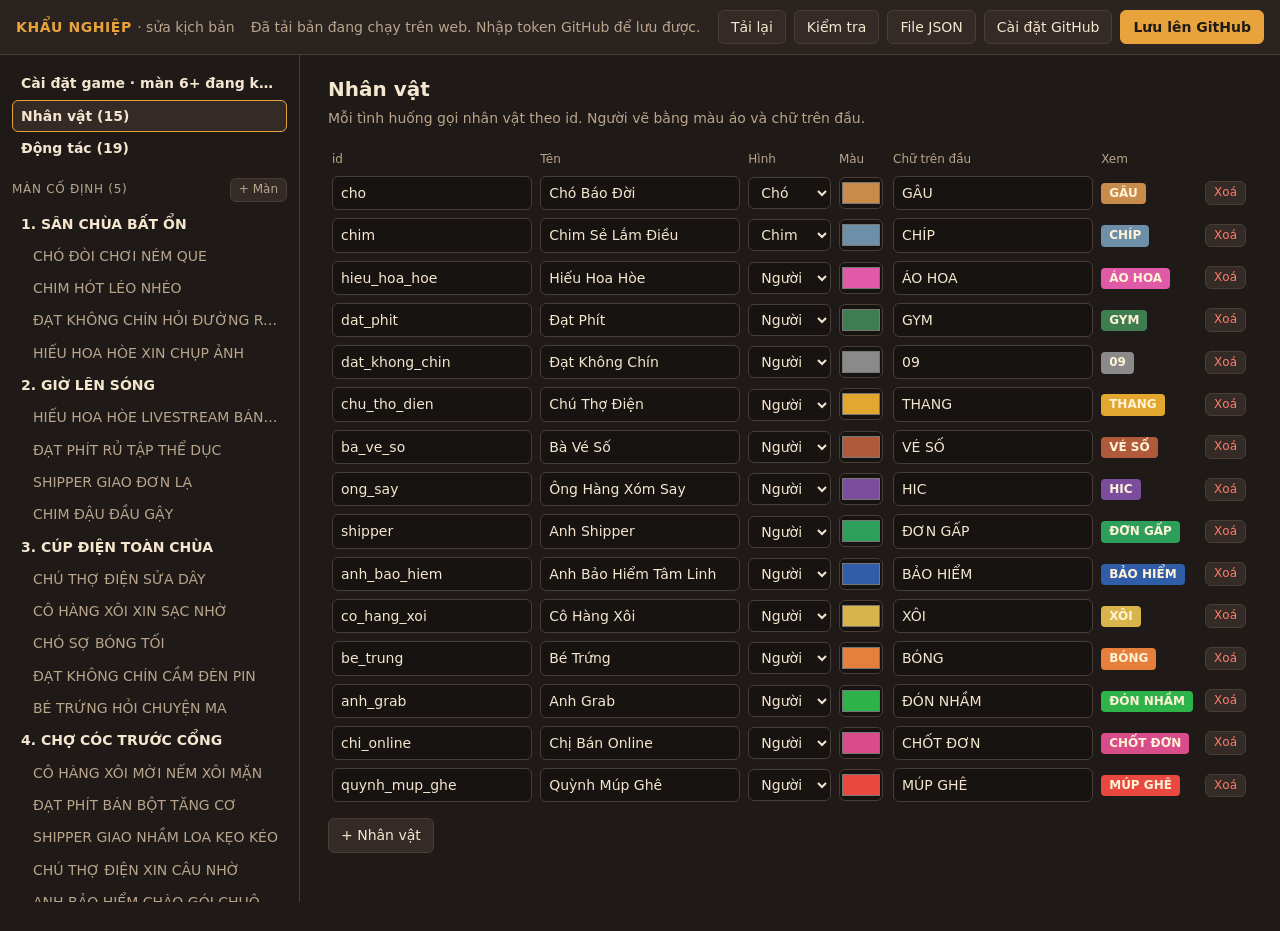
<file: index.html>
<!doctype html>
<html lang="vi">
<head>
  <meta charset="utf-8">
  <meta name="viewport" content="width=device-width, initial-scale=1">
  <meta name="robots" content="noindex">
  <title>Khẩu Nghiệp · Sửa kịch bản</title>
  <link rel="stylesheet" href="editor.css">
</head>
<body>
  <header class="topbar">
    <div class="brand">KHẨU NGHIỆP <span>· sửa kịch bản</span></div>
    <div class="status" id="status">Đang tải…</div>
    <div class="actions">
      <button id="btn-reload" title="Tải lại kịch bản mới nhất">Tải lại</button>
      <button id="btn-validate">Kiểm tra</button>
      <a class="button" href="import.html" title="Tải file JSON lên hoặc tải kịch bản về máy">File JSON</a>
      <button id="btn-settings">Cài đặt GitHub</button>
      <button id="btn-save" class="primary">Lưu lên GitHub</button>
    </div>
  </header>

  <main class="layout">
    <nav class="sidebar" id="sidebar"></nav>
    <section class="editor" id="editor"></section>
  </main>

  <dialog id="settings">
    <form method="dialog" class="settings-form">
      <h2>Cài đặt GitHub</h2>
      <p class="hint">Token chỉ lưu trong trình duyệt này. Dùng fine-grained token, chỉ cấp quyền <b>Contents: Read and write</b> cho repo kịch bản.</p>
      <label>Chủ repo <input name="owner" required></label>
      <label>Tên repo <input name="repo" required></label>
      <label>Nhánh <input name="branch" required></label>
      <label>Token <input name="token" type="password" autocomplete="off" placeholder="github_pat_…"></label>
      <div class="row">
        <button value="cancel" formnovalidate>Huỷ</button>
        <button value="clear" formnovalidate>Xoá token</button>
        <button value="save" class="primary">Lưu</button>
      </div>
    </form>
  </dialog>

  <dialog id="report">
    <form method="dialog">
      <h2 id="report-title">Kết quả kiểm tra</h2>
      <ul id="report-list"></ul>
      <div class="row"><button class="primary">Đóng</button></div>
    </form>
  </dialog>

  <script src="common.js"></script>
  <script src="editor.js"></script>
</body>
</html>
</file>
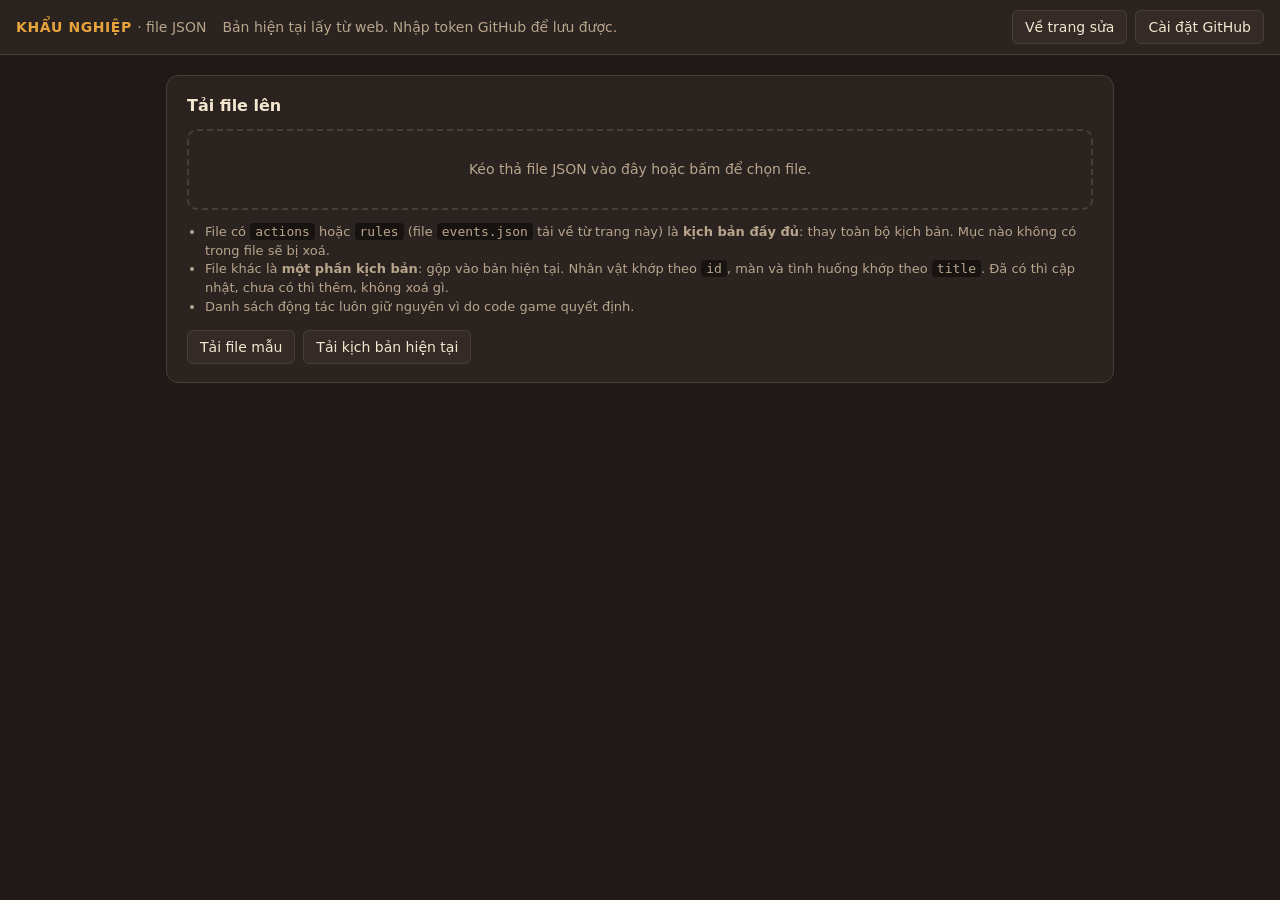
<file: import.html>
<!doctype html>
<html lang="vi">
<head>
  <meta charset="utf-8">
  <meta name="viewport" content="width=device-width, initial-scale=1">
  <meta name="robots" content="noindex">
  <title>Khẩu Nghiệp · File JSON</title>
  <link rel="stylesheet" href="editor.css">
</head>
<body>
  <header class="topbar">
    <div class="brand">KHẨU NGHIỆP <span>· file JSON</span></div>
    <div class="status" id="status">Đang tải…</div>
    <div class="actions">
      <a class="button" href="index.html">Về trang sửa</a>
      <button id="btn-settings">Cài đặt GitHub</button>
    </div>
  </header>

  <main class="page">
    <section class="card">
      <h2>Tải file lên</h2>
      <label class="dropzone" id="dropzone">
        <input id="file" type="file" accept=".json,application/json" hidden>
        Kéo thả file JSON vào đây hoặc bấm để chọn file.
      </label>
      <ul class="hint">
        <li>File có <code>actions</code> hoặc <code>rules</code> (file <code>events.json</code> tải về từ trang này) là <b>kịch bản đầy đủ</b>: thay toàn bộ kịch bản. Mục nào không có trong file sẽ bị xoá.</li>
        <li>File khác là <b>một phần kịch bản</b>: gộp vào bản hiện tại. Nhân vật khớp theo <code>id</code>, màn và tình huống khớp theo <code>title</code>. Đã có thì cập nhật, chưa có thì thêm, không xoá gì.</li>
        <li>Danh sách động tác luôn giữ nguyên vì do code game quyết định.</li>
      </ul>
      <div class="toolbar">
        <a class="button" href="mau-import.json" download>Tải file mẫu</a>
        <button id="btn-current">Tải kịch bản hiện tại</button>
      </div>
    </section>

    <section class="card" id="result" hidden>
      <h2 id="result-title">Kết quả</h2>
      <p id="summary"></p>
      <ul id="problems" class="problems"></ul>
      <table class="changes">
        <thead><tr><th>Loại</th><th>Tên</th><th>Vị trí</th><th>Thay đổi</th></tr></thead>
        <tbody id="changes"></tbody>
      </table>
      <div class="toolbar">
        <button id="btn-apply" class="primary">Lưu lên GitHub</button>
        <button id="btn-download">Tải file kết quả</button>
      </div>
    </section>
  </main>

  <dialog id="settings">
    <form method="dialog" class="settings-form">
      <h2>Cài đặt GitHub</h2>
      <p class="hint">Token chỉ lưu trong trình duyệt này. Dùng fine-grained token, chỉ cấp quyền <b>Contents: Read and write</b> cho repo kịch bản.</p>
      <label>Chủ repo <input name="owner" required></label>
      <label>Tên repo <input name="repo" required></label>
      <label>Nhánh <input name="branch" required></label>
      <label>Token <input name="token" type="password" autocomplete="off" placeholder="github_pat_…"></label>
      <div class="row">
        <button value="cancel" formnovalidate>Huỷ</button>
        <button value="clear" formnovalidate>Xoá token</button>
        <button value="save" class="primary">Lưu</button>
      </div>
    </form>
  </dialog>

  <script src="common.js"></script>
  <script src="import.js"></script>
</body>
</html>
</file>
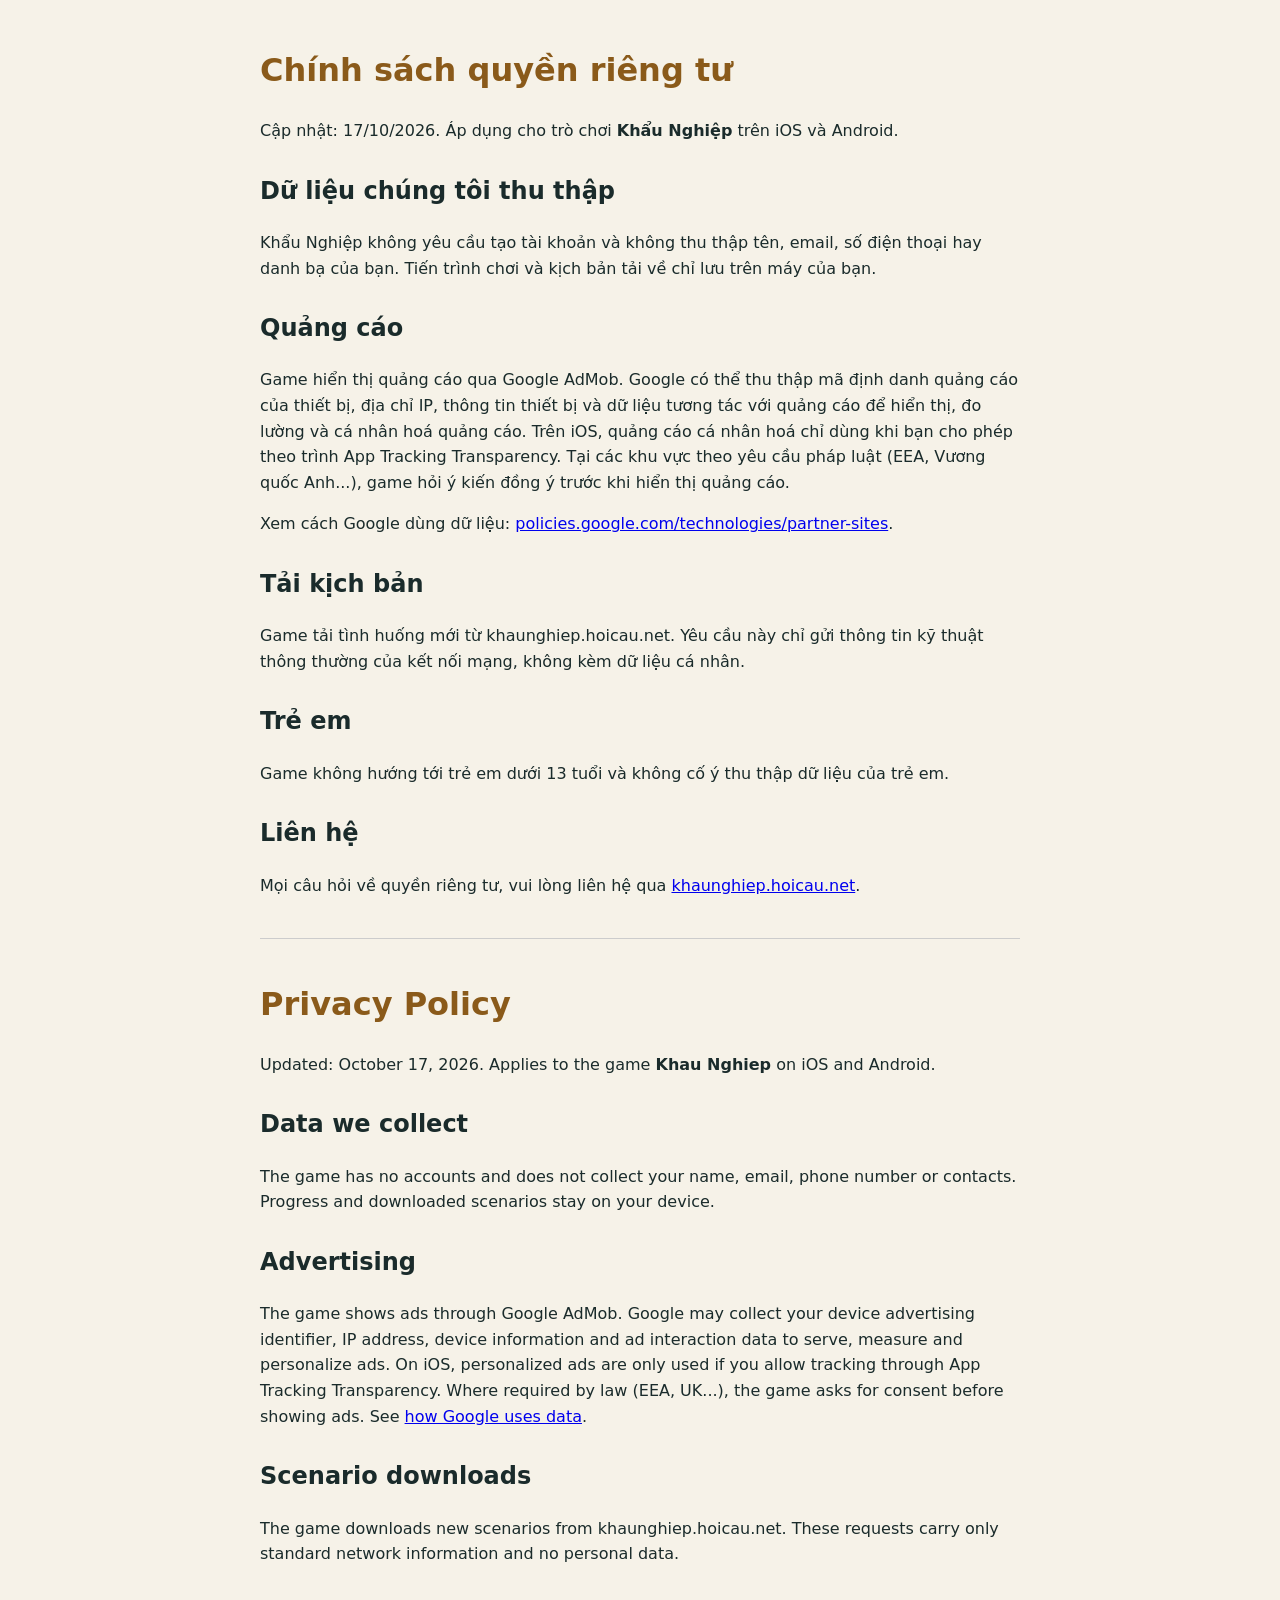
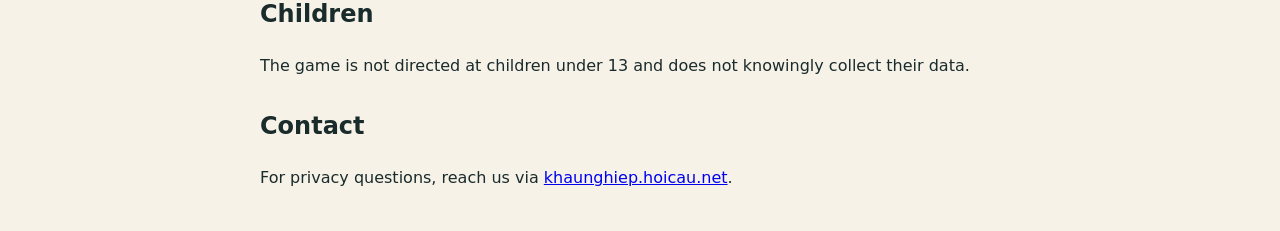
<file: privacy.html>
<!doctype html>
<html lang="vi">
<head>
<meta charset="utf-8">
<meta name="viewport" content="width=device-width, initial-scale=1">
<title>Khẩu Nghiệp · Chính sách quyền riêng tư</title>
<style>
  body { font-family: -apple-system, system-ui, sans-serif; max-width: 760px; margin: 0 auto; padding: 24px; line-height: 1.6; color: #1a2b2b; background: #f6f2e8; }
  h1 { color: #8a5a1a; } h2 { margin-top: 28px; }
  hr { margin: 40px 0; border: 0; border-top: 1px solid #ccc; }
</style>
</head>
<body>
<h1>Chính sách quyền riêng tư</h1>
<p>Cập nhật: 17/10/2026. Áp dụng cho trò chơi <b>Khẩu Nghiệp</b> trên iOS và Android.</p>

<h2>Dữ liệu chúng tôi thu thập</h2>
<p>Khẩu Nghiệp không yêu cầu tạo tài khoản và không thu thập tên, email, số điện thoại hay danh bạ của bạn. Tiến trình chơi và kịch bản tải về chỉ lưu trên máy của bạn.</p>

<h2>Quảng cáo</h2>
<p>Game hiển thị quảng cáo qua Google AdMob. Google có thể thu thập mã định danh quảng cáo của thiết bị, địa chỉ IP, thông tin thiết bị và dữ liệu tương tác với quảng cáo để hiển thị, đo lường và cá nhân hoá quảng cáo. Trên iOS, quảng cáo cá nhân hoá chỉ dùng khi bạn cho phép theo trình App Tracking Transparency. Tại các khu vực theo yêu cầu pháp luật (EEA, Vương quốc Anh...), game hỏi ý kiến đồng ý trước khi hiển thị quảng cáo.</p>
<p>Xem cách Google dùng dữ liệu: <a href="https://policies.google.com/technologies/partner-sites">policies.google.com/technologies/partner-sites</a>.</p>

<h2>Tải kịch bản</h2>
<p>Game tải tình huống mới từ khaunghiep.hoicau.net. Yêu cầu này chỉ gửi thông tin kỹ thuật thông thường của kết nối mạng, không kèm dữ liệu cá nhân.</p>

<h2>Trẻ em</h2>
<p>Game không hướng tới trẻ em dưới 13 tuổi và không cố ý thu thập dữ liệu của trẻ em.</p>

<h2>Liên hệ</h2>
<p>Mọi câu hỏi về quyền riêng tư, vui lòng liên hệ qua <a href="https://khaunghiep.hoicau.net">khaunghiep.hoicau.net</a>.</p>

<hr>

<h1>Privacy Policy</h1>
<p>Updated: October 17, 2026. Applies to the game <b>Khau Nghiep</b> on iOS and Android.</p>
<h2>Data we collect</h2>
<p>The game has no accounts and does not collect your name, email, phone number or contacts. Progress and downloaded scenarios stay on your device.</p>
<h2>Advertising</h2>
<p>The game shows ads through Google AdMob. Google may collect your device advertising identifier, IP address, device information and ad interaction data to serve, measure and personalize ads. On iOS, personalized ads are only used if you allow tracking through App Tracking Transparency. Where required by law (EEA, UK...), the game asks for consent before showing ads. See <a href="https://policies.google.com/technologies/partner-sites">how Google uses data</a>.</p>
<h2>Scenario downloads</h2>
<p>The game downloads new scenarios from khaunghiep.hoicau.net. These requests carry only standard network information and no personal data.</p>
<h2>Children</h2>
<p>The game is not directed at children under 13 and does not knowingly collect their data.</p>
<h2>Contact</h2>
<p>For privacy questions, reach us via <a href="https://khaunghiep.hoicau.net">khaunghiep.hoicau.net</a>.</p>
</body>
</html>
</file>
<file: editor.css>
:root {
  --bg: #1f1a17;
  --panel: #2a231f;
  --panel-2: #342b26;
  --line: #4a3d35;
  --text: #f4e6cf;
  --muted: #b8a58c;
  --accent: #e8a33c;
  --merit: #d9534f;
  --karma: #4f8fd9;
  --bad: #ff7b6b;
  --ok: #7bcf8a;
}
* { box-sizing: border-box; }
body { margin: 0; background: var(--bg); color: var(--text); font: 14px/1.45 system-ui, -apple-system, "Segoe UI", Roboto, sans-serif; }
button, input, select, textarea { font: inherit; color: inherit; }
button { background: var(--panel-2); border: 1px solid var(--line); border-radius: 6px; padding: 6px 12px; cursor: pointer; }
button:hover { border-color: var(--accent); }
button.primary { background: var(--accent); color: #1f1a17; border-color: var(--accent); font-weight: 600; }
button.danger { color: var(--bad); }
button.small { padding: 2px 8px; font-size: 12px; }
input, select, textarea { background: #171310; border: 1px solid var(--line); border-radius: 6px; padding: 6px 8px; width: 100%; }
textarea { resize: vertical; min-height: 54px; }
input:focus, select:focus, textarea:focus { outline: none; border-color: var(--accent); }

.topbar { position: sticky; top: 0; z-index: 5; display: flex; gap: 16px; align-items: center; padding: 10px 16px; background: var(--panel); border-bottom: 1px solid var(--line); }
.brand { font-weight: 700; letter-spacing: .04em; color: var(--accent); white-space: nowrap; }
.brand span { color: var(--muted); font-weight: 400; letter-spacing: 0; }
.status { flex: 1; color: var(--muted); overflow: hidden; text-overflow: ellipsis; white-space: nowrap; }
.status.dirty { color: var(--accent); }
.status.error { color: var(--bad); }
.actions { display: flex; gap: 8px; flex-wrap: wrap; }

.layout { display: grid; grid-template-columns: 300px 1fr; min-height: calc(100vh - 53px); }
.sidebar { border-right: 1px solid var(--line); padding: 12px; overflow-y: auto; max-height: calc(100vh - 53px); position: sticky; top: 53px; }
.editor { padding: 20px 28px 60px; max-width: 980px; }

.nav-group { margin-bottom: 14px; }
.nav-head { display: flex; justify-content: space-between; align-items: center; color: var(--muted); font-size: 12px; text-transform: uppercase; letter-spacing: .06em; margin: 6px 0; }
.nav-item { display: block; width: 100%; text-align: left; background: none; border: 1px solid transparent; padding: 5px 8px; border-radius: 6px; white-space: nowrap; overflow: hidden; text-overflow: ellipsis; }
.nav-item:hover { background: var(--panel-2); border-color: transparent; }
.nav-item.active { background: var(--panel-2); border-color: var(--accent); }
.nav-item.has-error::after { content: " •"; color: var(--bad); }
.nav-stage { font-weight: 600; }
.nav-event { padding-left: 20px; color: var(--muted); }

h1 { font-size: 20px; margin: 0 0 4px; }
h2 { font-size: 16px; margin: 0 0 12px; }
.sub { color: var(--muted); margin-bottom: 18px; }
.toolbar { display: flex; gap: 8px; flex-wrap: wrap; margin-bottom: 18px; }
.field { margin-bottom: 12px; }
.field > span { display: block; color: var(--muted); font-size: 12px; margin-bottom: 4px; }
.grid-2 { display: grid; grid-template-columns: 1fr 1fr; gap: 12px; }
.grid-3 { display: grid; grid-template-columns: 2fr 1fr 1fr; gap: 12px; }

.choice { background: var(--panel); border: 1px solid var(--line); border-radius: 10px; padding: 14px; margin-bottom: 14px; }
.choice-head { display: flex; justify-content: space-between; align-items: center; margin-bottom: 10px; }
.choice-head b { color: var(--accent); }
.points input[name="merit"] { border-color: var(--merit); }
.points input[name="karma"] { border-color: var(--karma); }
.steps { border-top: 1px dashed var(--line); padding-top: 10px; margin-top: 4px; }
.step { display: grid; grid-template-columns: 110px 1fr auto auto auto; gap: 6px; margin-bottom: 6px; align-items: center; }
.empty { color: var(--muted); font-style: italic; margin: 4px 0 8px; }

table.chars { width: 100%; border-collapse: collapse; }
table.chars th { text-align: left; color: var(--muted); font-weight: 400; font-size: 12px; padding: 4px; }
table.chars td { padding: 4px; vertical-align: middle; }
table.chars input[type="color"] { padding: 0; height: 32px; width: 44px; }
.swatch { display: inline-block; padding: 2px 8px; border-radius: 4px; font-size: 12px; font-weight: 700; color: #fff3d7; }

dialog { background: var(--panel); color: var(--text); border: 1px solid var(--line); border-radius: 12px; padding: 20px; width: min(520px, 92vw); }
dialog::backdrop { background: rgba(0,0,0,.55); }
.settings-form label { display: block; margin-bottom: 10px; color: var(--muted); font-size: 12px; }
.settings-form label input { margin-top: 4px; }
.hint { color: var(--muted); font-size: 13px; }
.row { display: flex; gap: 8px; justify-content: flex-end; margin-top: 14px; }
#report-list { padding-left: 18px; max-height: 50vh; overflow: auto; }
#report-list li.bad { color: var(--bad); }
#report-list li.ok { color: var(--ok); }

a.button { display: inline-block; background: var(--panel-2); border: 1px solid var(--line); border-radius: 6px; padding: 6px 12px; color: inherit; text-decoration: none; }
a.button:hover { border-color: var(--accent); }
button:disabled { opacity: .45; cursor: not-allowed; border-color: var(--line); }
code { background: #171310; padding: 1px 5px; border-radius: 4px; }

.page { max-width: 980px; margin: 0 auto; padding: 20px 16px 60px; }
.card { background: var(--panel); border: 1px solid var(--line); border-radius: 12px; padding: 18px 20px; margin-bottom: 18px; }
.card ul.hint { padding-left: 18px; }
.card .toolbar { margin: 12px 0 0; }
.dropzone { display: block; border: 2px dashed var(--line); border-radius: 10px; padding: 28px; text-align: center; color: var(--muted); cursor: pointer; }
.dropzone:hover, .dropzone.over { border-color: var(--accent); color: var(--text); }
#summary.ok { color: var(--ok); }
#summary.bad { color: var(--bad); }
.problems { padding-left: 18px; }
.problems li { color: var(--bad); }
table.changes { width: 100%; border-collapse: collapse; margin-top: 10px; }
table.changes th { text-align: left; color: var(--muted); font-weight: 400; font-size: 12px; padding: 6px; border-bottom: 1px solid var(--line); }
table.changes td { padding: 6px; border-bottom: 1px solid var(--line); }
table.changes tr.add td:last-child { color: var(--ok); }
table.changes tr.update td:last-child { color: var(--accent); }
table.changes tr.same td { color: var(--muted); }
table.changes tr.remove td:last-child { color: var(--bad); }

@media (max-width: 760px) {
  .layout { grid-template-columns: 1fr; }
  .sidebar { position: static; max-height: 40vh; border-right: 0; border-bottom: 1px solid var(--line); }
  .grid-2, .grid-3 { grid-template-columns: 1fr; }
  .step { grid-template-columns: 1fr 1fr; }
}

.toggle { display: flex; align-items: center; gap: 10px; margin: 12px 0 6px; font-weight: 600; cursor: pointer; }
.toggle input { width: 20px; height: 20px; }
</file>
